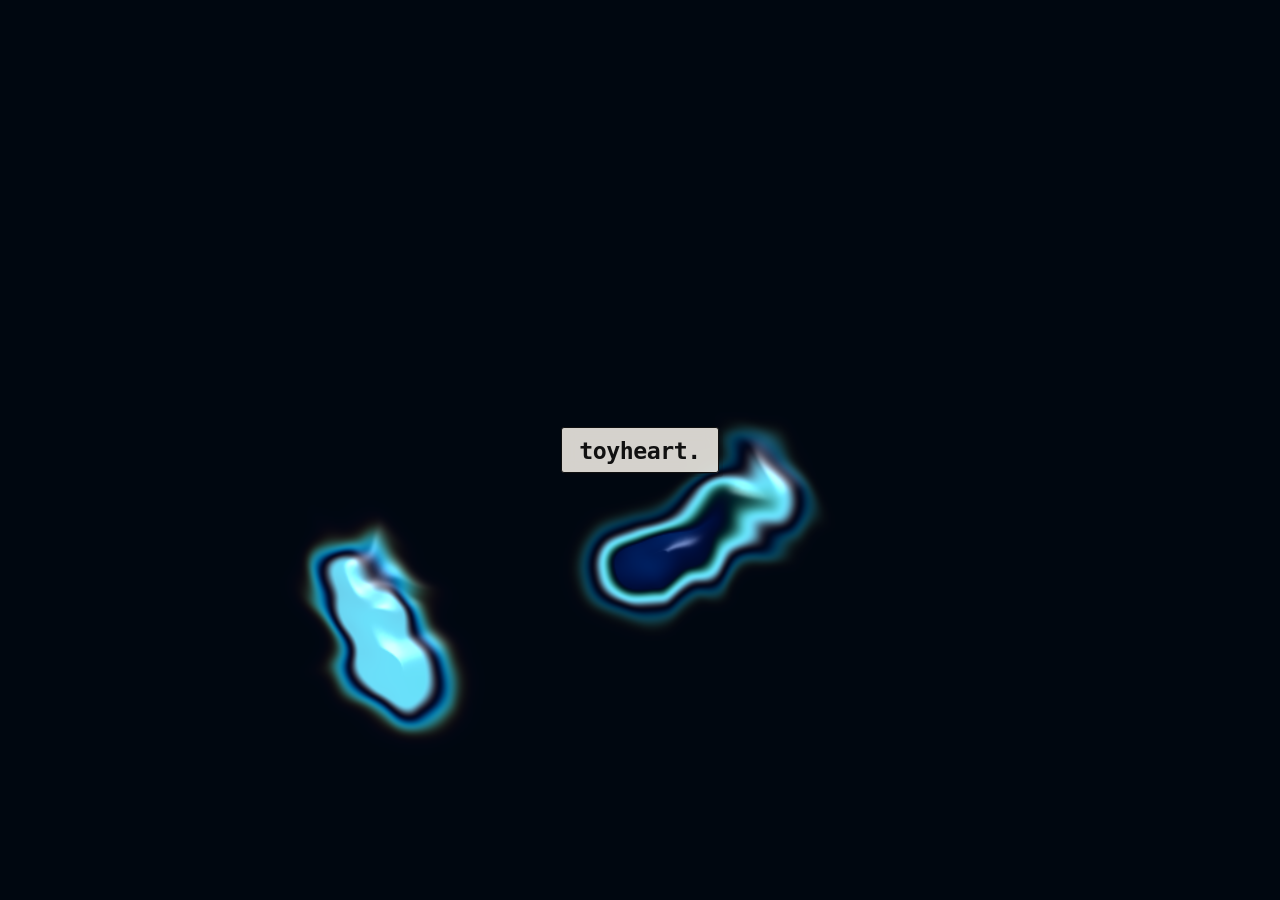
<file: index.html>
<!DOCTYPE html>
<html lang="en">
<head>
  <meta charset="UTF-8" />
  <meta name="viewport" content="width=device-width, initial-scale=1.0" />
  <title>toyheart.</title>
  <link rel="stylesheet" href="styles.css" />
</head>
<body>
  <div id="app-root" class="app-root"></div>
  <script type="module" src="src/main.js"></script>
</body>
</html>
</file>
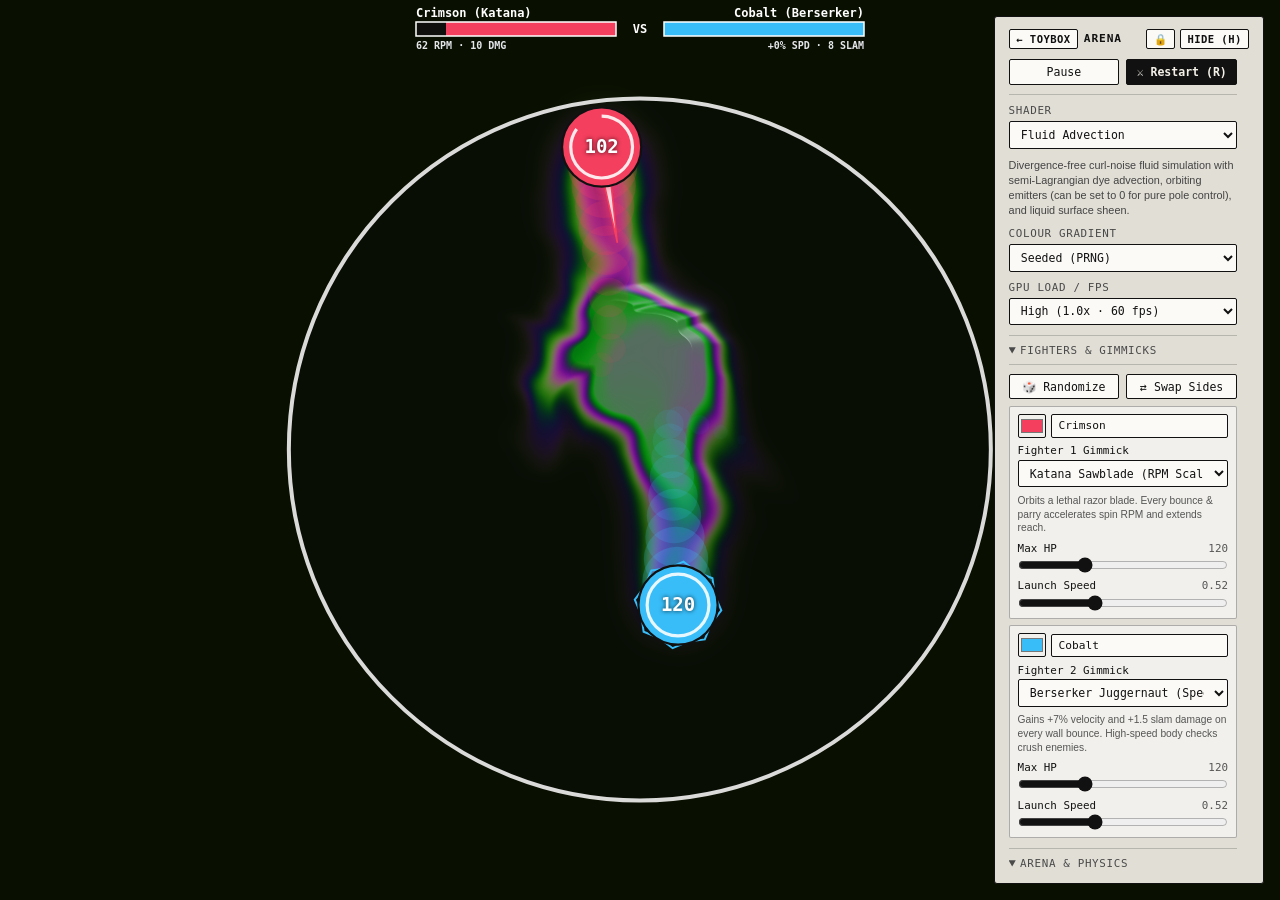
<file: arena.html>
<!DOCTYPE html>
<html lang="en">
<head>
  <meta charset="UTF-8" />
  <meta http-equiv="refresh" content="0; url=index.html#arena" />
  <title>toyheart. // arena</title>
  <script>window.location.replace('index.html#arena');</script>
</head>
<body></body>
</html>
</file>
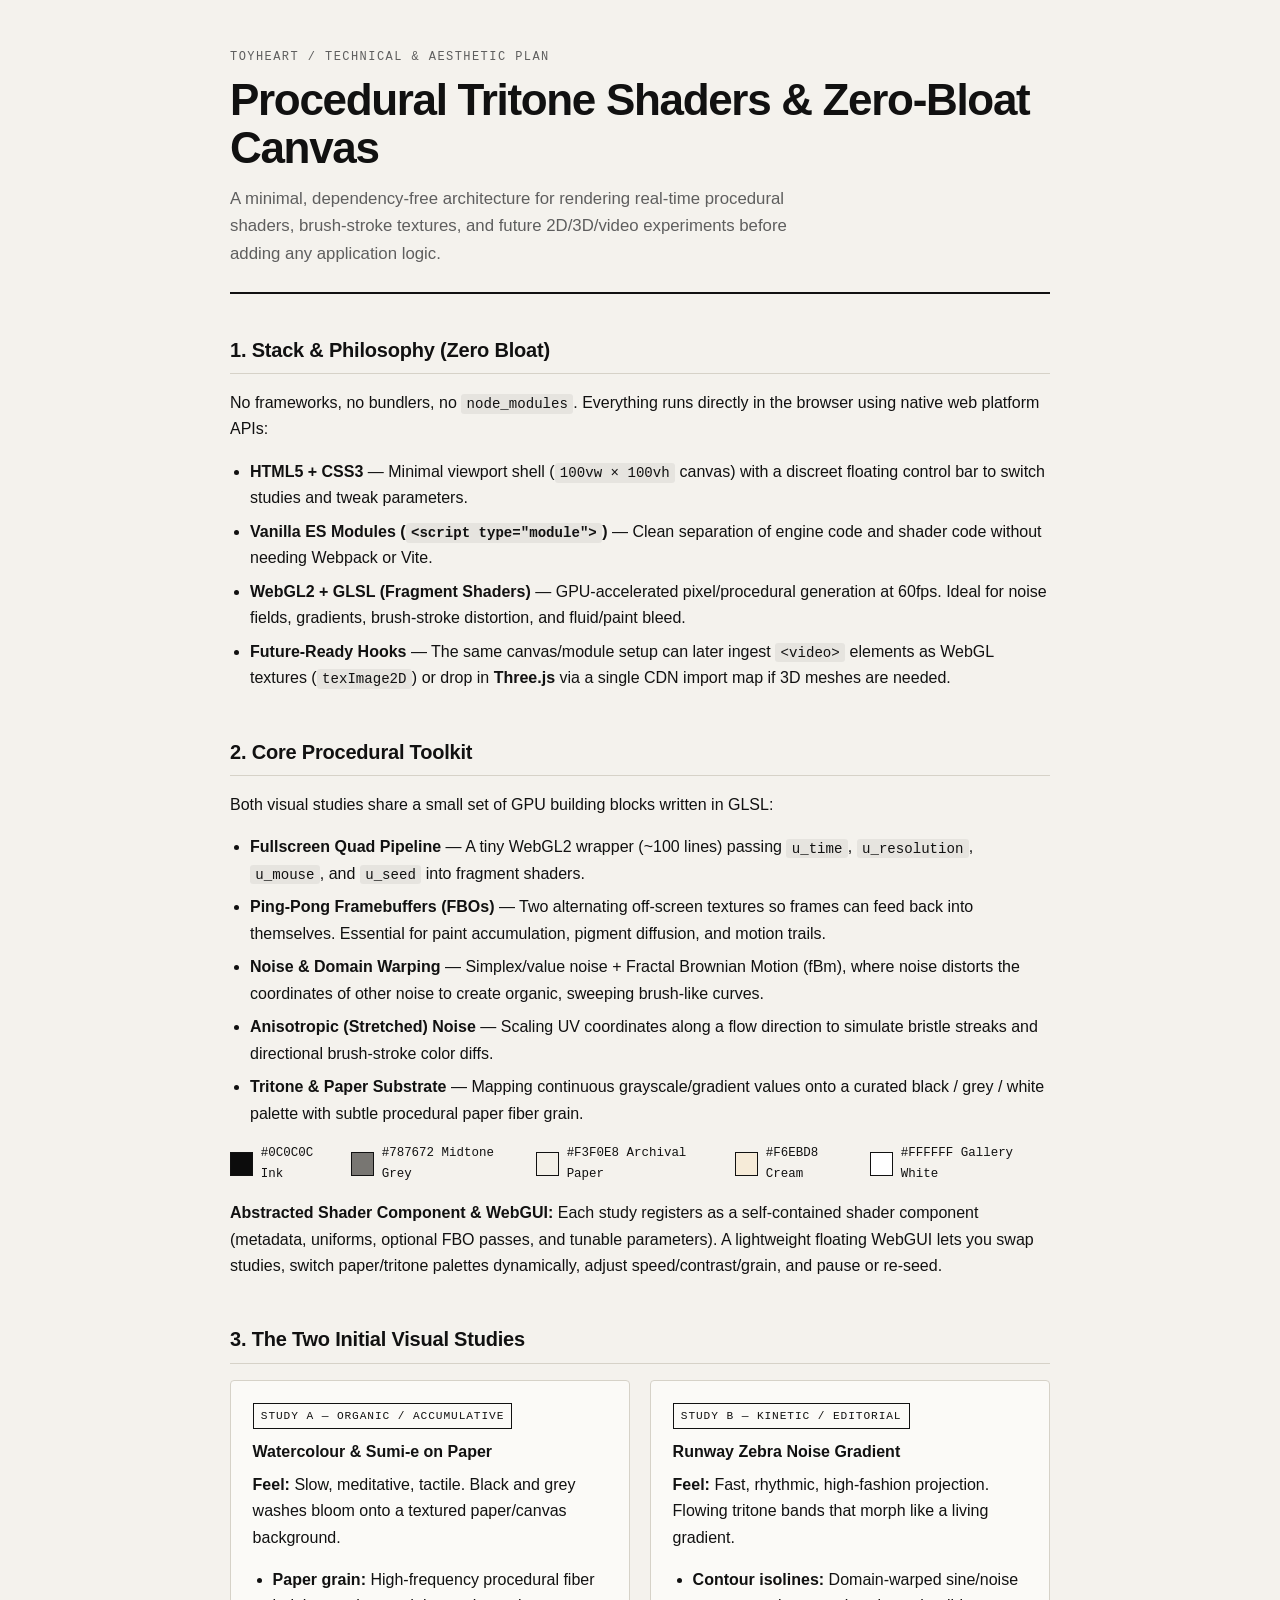
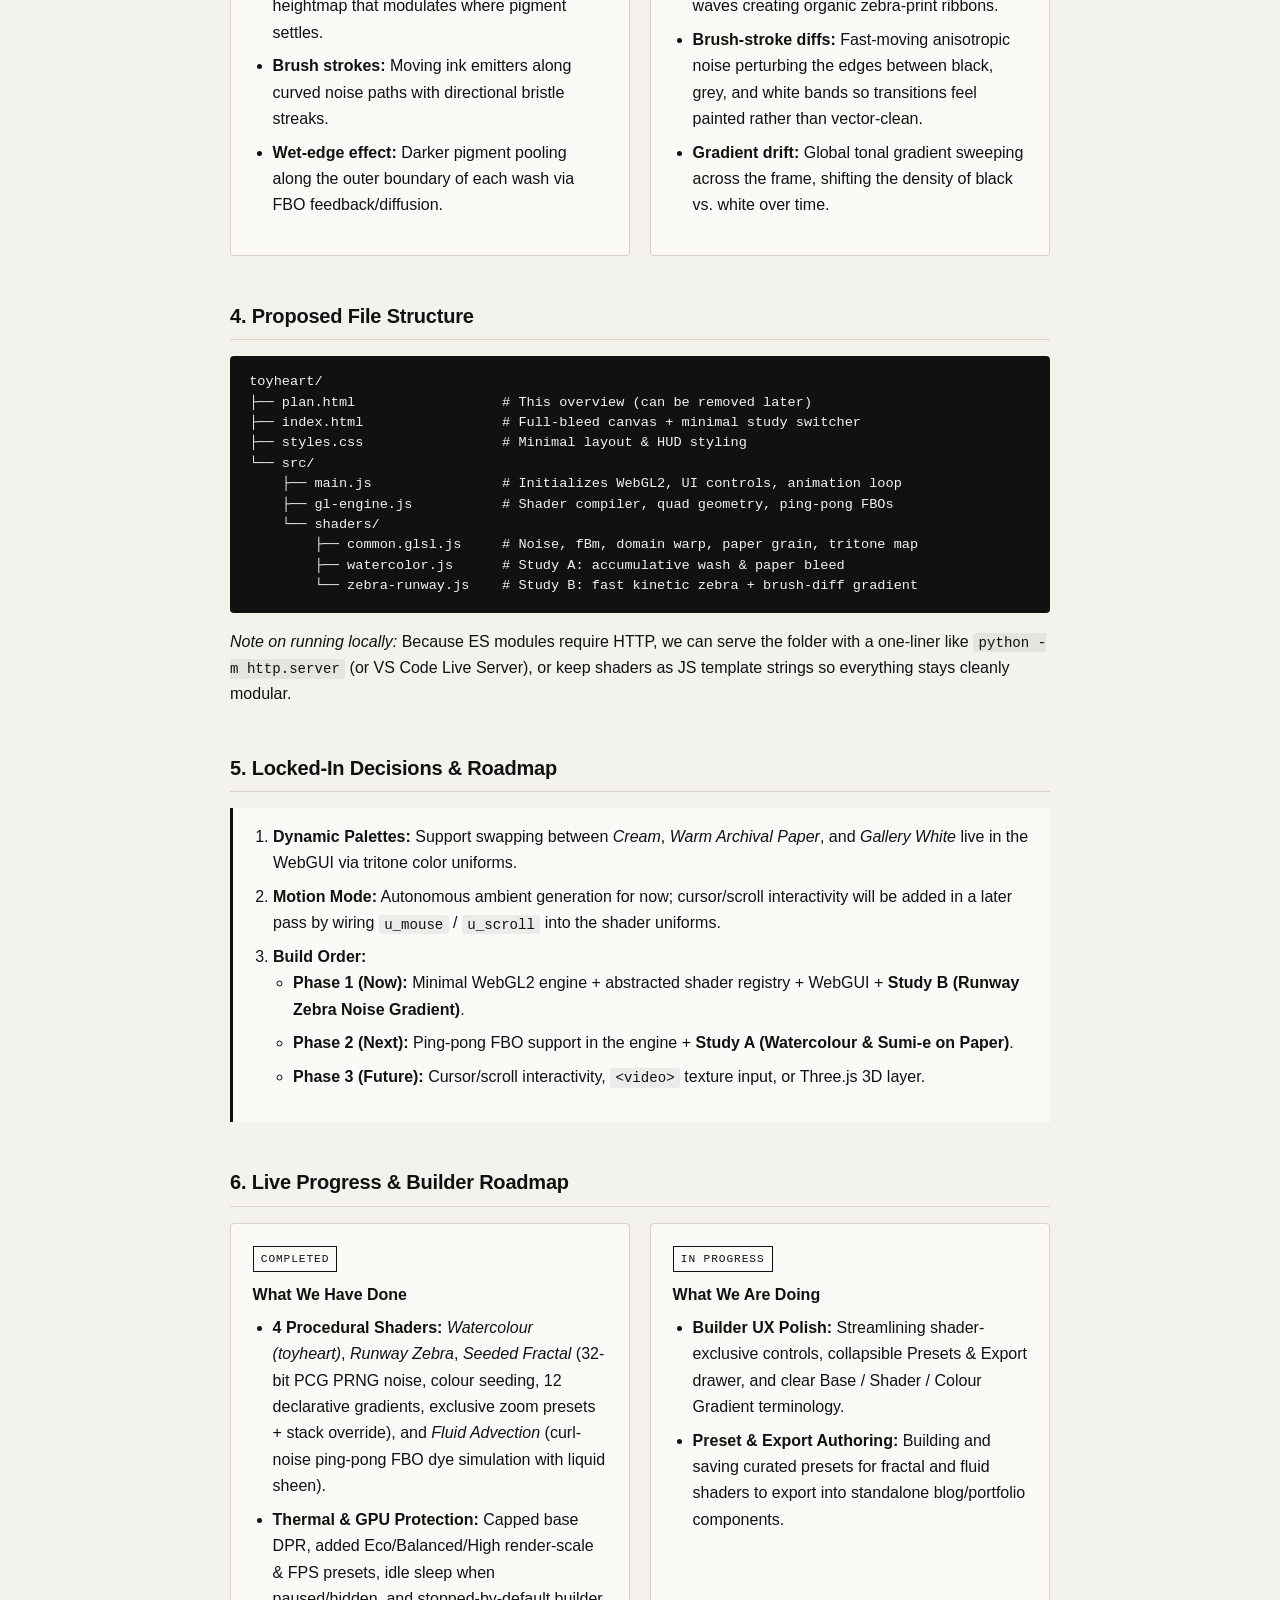
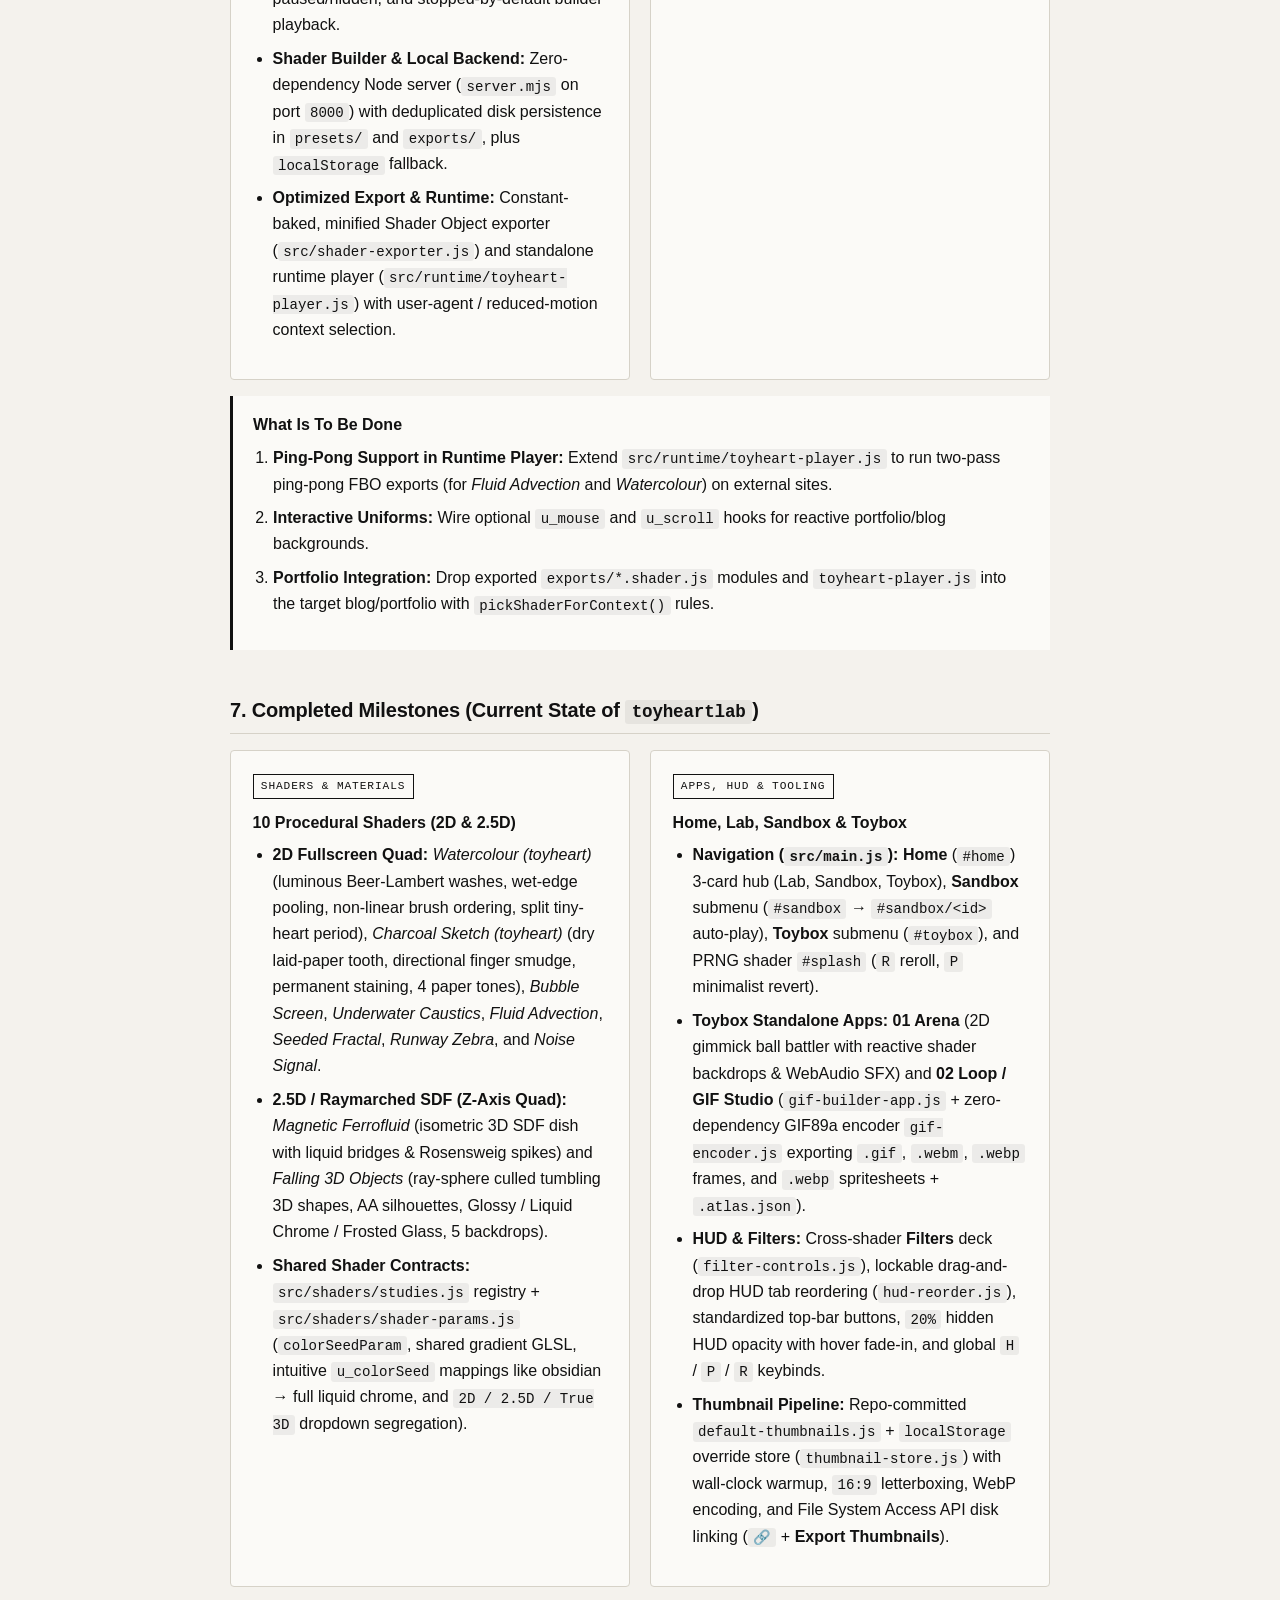
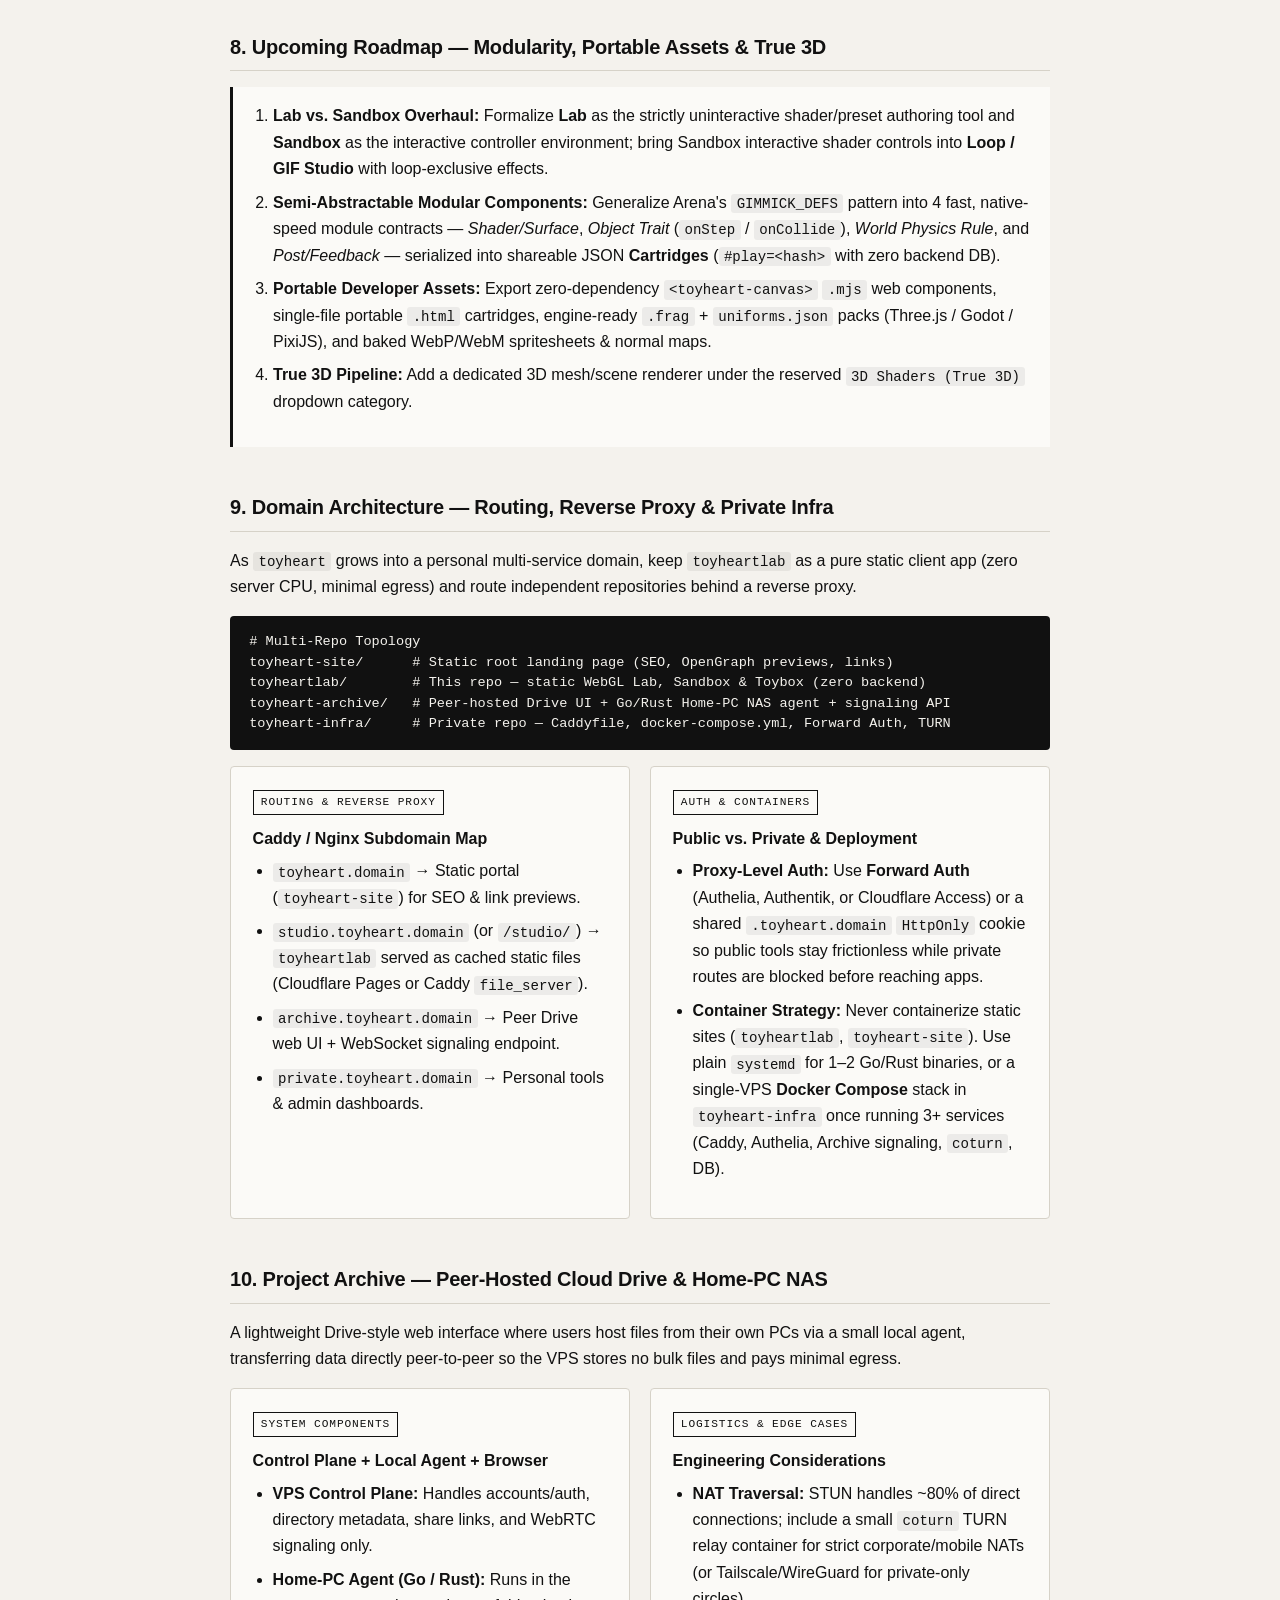
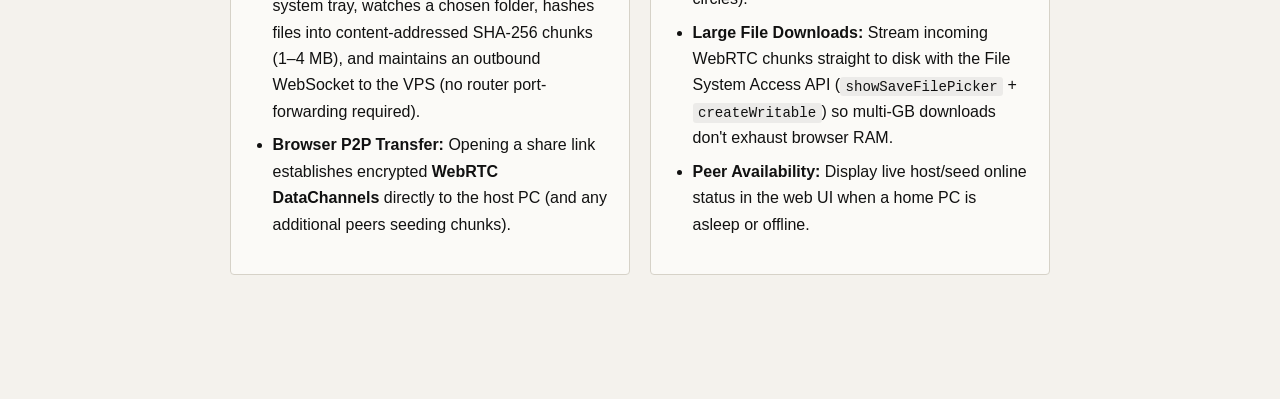
<file: plan.html>
<!DOCTYPE html>
<html lang="en">
<head>
  <meta charset="UTF-8" />
  <meta name="viewport" content="width=device-width, initial-scale=1.0" />
  <title>Toyheart — Procedural Shader &amp; Visual Study Plan</title>
  <style>
    :root {
      --bg: #f4f2ed;
      --surface: #fbfaf7;
      --ink: #111111;
      --mid: #5e5e5e;
      --line: #d6d2c8;
      --accent: #000000;
    }

    * {
      box-sizing: border-box;
    }

    body {
      margin: 0;
      padding: 3rem 1.5rem 5rem;
      background: var(--bg);
      color: var(--ink);
      font-family: "Inter", -apple-system, BlinkMacSystemFont, "Segoe UI", Roboto, sans-serif;
      line-height: 1.65;
      -webkit-font-smoothing: antialiased;
    }

    main {
      max-width: 820px;
      margin: 0 auto;
    }

    header {
      border-bottom: 2px solid var(--ink);
      padding-bottom: 1.5rem;
      margin-bottom: 2.5rem;
    }

    .eyebrow {
      font-family: ui-monospace, SFMono-Regular, Menlo, Consolas, monospace;
      font-size: 0.75rem;
      letter-spacing: 0.12em;
      text-transform: uppercase;
      color: var(--mid);
      margin-bottom: 0.5rem;
    }

    h1 {
      font-size: clamp(2rem, 4vw, 2.75rem);
      line-height: 1.1;
      margin: 0 0 0.75rem;
      font-weight: 700;
      letter-spacing: -0.03em;
    }

    .lead {
      font-size: 1.05rem;
      color: var(--mid);
      margin: 0;
      max-width: 65ch;
    }

    section {
      margin-bottom: 2.75rem;
    }

    h2 {
      font-size: 1.25rem;
      letter-spacing: -0.01em;
      margin: 0 0 1rem;
      padding-bottom: 0.4rem;
      border-bottom: 1px solid var(--line);
    }

    h3 {
      font-size: 1rem;
      margin: 0 0 0.4rem;
    }

    p {
      margin: 0 0 1rem;
    }

    ul, ol {
      margin: 0 0 1rem;
      padding-left: 1.25rem;
    }

    li {
      margin-bottom: 0.45rem;
    }

    code {
      font-family: ui-monospace, SFMono-Regular, Menlo, Consolas, monospace;
      font-size: 0.88em;
      background: rgba(0, 0, 0, 0.06);
      padding: 0.12em 0.38em;
      border-radius: 3px;
    }

    pre {
      background: var(--ink);
      color: #f4f2ed;
      padding: 1rem 1.2rem;
      border-radius: 4px;
      overflow-x: auto;
      font-family: ui-monospace, SFMono-Regular, Menlo, Consolas, monospace;
      font-size: 0.85rem;
      line-height: 1.5;
      margin: 0 0 1rem;
    }

    .grid {
      display: grid;
      grid-template-columns: repeat(auto-fit, minmax(300px, 1fr));
      gap: 1.25rem;
    }

    .card {
      background: var(--surface);
      border: 1px solid var(--line);
      padding: 1.25rem 1.35rem;
      border-radius: 4px;
    }

    .tag {
      display: inline-block;
      font-family: ui-monospace, SFMono-Regular, Menlo, Consolas, monospace;
      font-size: 0.7rem;
      text-transform: uppercase;
      letter-spacing: 0.08em;
      border: 1px solid var(--ink);
      padding: 0.15rem 0.45rem;
      margin-bottom: 0.65rem;
    }

    .swatches {
      display: flex;
      gap: 0.75rem;
      margin: 0.75rem 0 1rem;
    }

    .swatch {
      display: flex;
      align-items: center;
      gap: 0.5rem;
      font-family: ui-monospace, SFMono-Regular, Menlo, Consolas, monospace;
      font-size: 0.78rem;
    }

    .swatch-box {
      width: 24px;
      height: 24px;
      border: 1px solid var(--ink);
    }

    .questions {
      background: var(--surface);
      border-left: 3px solid var(--ink);
      padding: 1rem 1.25rem;
    }
  </style>
</head>
<body>
  <main>
    <header>
      <div class="eyebrow">Toyheart / Technical &amp; Aesthetic Plan</div>
      <h1>Procedural Tritone Shaders &amp; Zero-Bloat Canvas</h1>
      <p class="lead">
        A minimal, dependency-free architecture for rendering real-time procedural shaders,
        brush-stroke textures, and future 2D/3D/video experiments before adding any application logic.
      </p>
    </header>

    <section>
      <h2>1. Stack &amp; Philosophy (Zero Bloat)</h2>
      <p>
        No frameworks, no bundlers, no <code>node_modules</code>. Everything runs directly in the browser using native web platform APIs:
      </p>
      <ul>
        <li><strong>HTML5 + CSS3</strong> — Minimal viewport shell (<code>100vw × 100vh</code> canvas) with a discreet floating control bar to switch studies and tweak parameters.</li>
        <li><strong>Vanilla ES Modules (<code>&lt;script type="module"&gt;</code>)</strong> — Clean separation of engine code and shader code without needing Webpack or Vite.</li>
        <li><strong>WebGL2 + GLSL (Fragment Shaders)</strong> — GPU-accelerated pixel/procedural generation at 60fps. Ideal for noise fields, gradients, brush-stroke distortion, and fluid/paint bleed.</li>
        <li><strong>Future-Ready Hooks</strong> — The same canvas/module setup can later ingest <code>&lt;video&gt;</code> elements as WebGL textures (<code>texImage2D</code>) or drop in <strong>Three.js</strong> via a single CDN import map if 3D meshes are needed.</li>
      </ul>
    </section>

    <section>
      <h2>2. Core Procedural Toolkit</h2>
      <p>Both visual studies share a small set of GPU building blocks written in GLSL:</p>
      <ul>
        <li><strong>Fullscreen Quad Pipeline</strong> — A tiny WebGL2 wrapper (~100 lines) passing <code>u_time</code>, <code>u_resolution</code>, <code>u_mouse</code>, and <code>u_seed</code> into fragment shaders.</li>
        <li><strong>Ping-Pong Framebuffers (FBOs)</strong> — Two alternating off-screen textures so frames can feed back into themselves. Essential for paint accumulation, pigment diffusion, and motion trails.</li>
        <li><strong>Noise &amp; Domain Warping</strong> — Simplex/value noise + Fractal Brownian Motion (fBm), where noise distorts the coordinates of other noise to create organic, sweeping brush-like curves.</li>
        <li><strong>Anisotropic (Stretched) Noise</strong> — Scaling UV coordinates along a flow direction to simulate bristle streaks and directional brush-stroke color diffs.</li>
        <li><strong>Tritone &amp; Paper Substrate</strong> — Mapping continuous grayscale/gradient values onto a curated black / grey / white palette with subtle procedural paper fiber grain.</li>
      </ul>
      <div class="swatches">
        <div class="swatch"><span class="swatch-box" style="background:#0c0c0c"></span>#0C0C0C Ink</div>
        <div class="swatch"><span class="swatch-box" style="background:#787672"></span>#787672 Midtone Grey</div>
        <div class="swatch"><span class="swatch-box" style="background:#f3f0e8"></span>#F3F0E8 Archival Paper</div>
        <div class="swatch"><span class="swatch-box" style="background:#f6ebd8"></span>#F6EBD8 Cream</div>
        <div class="swatch"><span class="swatch-box" style="background:#ffffff"></span>#FFFFFF Gallery White</div>
      </div>
      <p>
        <strong>Abstracted Shader Component &amp; WebGUI:</strong> Each study registers as a self-contained shader component (metadata, uniforms, optional FBO passes, and tunable parameters). A lightweight floating WebGUI lets you swap studies, switch paper/tritone palettes dynamically, adjust speed/contrast/grain, and pause or re-seed.
      </p>
    </section>

    <section>
      <h2>3. The Two Initial Visual Studies</h2>
      <div class="grid">
        <article class="card">
          <span class="tag">Study A — Organic / Accumulative</span>
          <h3>Watercolour &amp; Sumi-e on Paper</h3>
          <p>
            <strong>Feel:</strong> Slow, meditative, tactile. Black and grey washes bloom onto a textured paper/canvas background.
          </p>
          <ul>
            <li><strong>Paper grain:</strong> High-frequency procedural fiber heightmap that modulates where pigment settles.</li>
            <li><strong>Brush strokes:</strong> Moving ink emitters along curved noise paths with directional bristle streaks.</li>
            <li><strong>Wet-edge effect:</strong> Darker pigment pooling along the outer boundary of each wash via FBO feedback/diffusion.</li>
          </ul>
        </article>

        <article class="card">
          <span class="tag">Study B — Kinetic / Editorial</span>
          <h3>Runway Zebra Noise Gradient</h3>
          <p>
            <strong>Feel:</strong> Fast, rhythmic, high-fashion projection. Flowing tritone bands that morph like a living gradient.
          </p>
          <ul>
            <li><strong>Contour isolines:</strong> Domain-warped sine/noise waves creating organic zebra-print ribbons.</li>
            <li><strong>Brush-stroke diffs:</strong> Fast-moving anisotropic noise perturbing the edges between black, grey, and white bands so transitions feel painted rather than vector-clean.</li>
            <li><strong>Gradient drift:</strong> Global tonal gradient sweeping across the frame, shifting the density of black vs. white over time.</li>
          </ul>
        </article>
      </div>
    </section>

    <section>
      <h2>4. Proposed File Structure</h2>
      <pre>toyheart/
├── plan.html                  # This overview (can be removed later)
├── index.html                 # Full-bleed canvas + minimal study switcher
├── styles.css                 # Minimal layout &amp; HUD styling
└── src/
    ├── main.js                # Initializes WebGL2, UI controls, animation loop
    ├── gl-engine.js           # Shader compiler, quad geometry, ping-pong FBOs
    └── shaders/
        ├── common.glsl.js     # Noise, fBm, domain warp, paper grain, tritone map
        ├── watercolor.js      # Study A: accumulative wash &amp; paper bleed
        └── zebra-runway.js    # Study B: fast kinetic zebra + brush-diff gradient</pre>
      <p>
        <em>Note on running locally:</em> Because ES modules require HTTP, we can serve the folder with a one-liner like <code>python -m http.server</code> (or VS Code Live Server), or keep shaders as JS template strings so everything stays cleanly modular.
      </p>
    </section>

    <section>
      <h2>5. Locked-In Decisions &amp; Roadmap</h2>
      <div class="questions">
        <ol>
          <li><strong>Dynamic Palettes:</strong> Support swapping between <em>Cream</em>, <em>Warm Archival Paper</em>, and <em>Gallery White</em> live in the WebGUI via tritone color uniforms.</li>
          <li><strong>Motion Mode:</strong> Autonomous ambient generation for now; cursor/scroll interactivity will be added in a later pass by wiring <code>u_mouse</code> / <code>u_scroll</code> into the shader uniforms.</li>
          <li><strong>Build Order:</strong>
            <ul>
              <li><strong>Phase 1 (Now):</strong> Minimal WebGL2 engine + abstracted shader registry + WebGUI + <strong>Study B (Runway Zebra Noise Gradient)</strong>.</li>
              <li><strong>Phase 2 (Next):</strong> Ping-pong FBO support in the engine + <strong>Study A (Watercolour &amp; Sumi-e on Paper)</strong>.</li>
              <li><strong>Phase 3 (Future):</strong> Cursor/scroll interactivity, <code>&lt;video&gt;</code> texture input, or Three.js 3D layer.</li>
            </ul>
          </li>
        </ol>
      </div>
    </section>
    <section>
      <h2>6. Live Progress &amp; Builder Roadmap</h2>
      <div class="grid">
        <article class="card">
          <span class="tag">Completed</span>
          <h3>What We Have Done</h3>
          <ul>
            <li><strong>4 Procedural Shaders:</strong> <em>Watercolour (toyheart)</em>, <em>Runway Zebra</em>, <em>Seeded Fractal</em> (32-bit PCG PRNG noise, colour seeding, 12 declarative gradients, exclusive zoom presets + stack override), and <em>Fluid Advection</em> (curl-noise ping-pong FBO dye simulation with liquid sheen).</li>
            <li><strong>Thermal &amp; GPU Protection:</strong> Capped base DPR, added Eco/Balanced/High render-scale &amp; FPS presets, idle sleep when paused/hidden, and stopped-by-default builder playback.</li>
            <li><strong>Shader Builder &amp; Local Backend:</strong> Zero-dependency Node server (<code>server.mjs</code> on port <code>8000</code>) with deduplicated disk persistence in <code>presets/</code> and <code>exports/</code>, plus <code>localStorage</code> fallback.</li>
            <li><strong>Optimized Export &amp; Runtime:</strong> Constant-baked, minified Shader Object exporter (<code>src/shader-exporter.js</code>) and standalone runtime player (<code>src/runtime/toyheart-player.js</code>) with user-agent / reduced-motion context selection.</li>
          </ul>
        </article>

        <article class="card">
          <span class="tag">In Progress</span>
          <h3>What We Are Doing</h3>
          <ul>
            <li><strong>Builder UX Polish:</strong> Streamlining shader-exclusive controls, collapsible Presets &amp; Export drawer, and clear Base / Shader / Colour Gradient terminology.</li>
            <li><strong>Preset &amp; Export Authoring:</strong> Building and saving curated presets for fractal and fluid shaders to export into standalone blog/portfolio components.</li>
          </ul>
        </article>
      </div>

      <div class="questions" style="margin-top: 1rem;">
        <h3>What Is To Be Done</h3>
        <ol>
          <li><strong>Ping-Pong Support in Runtime Player:</strong> Extend <code>src/runtime/toyheart-player.js</code> to run two-pass ping-pong FBO exports (for <em>Fluid Advection</em> and <em>Watercolour</em>) on external sites.</li>
          <li><strong>Interactive Uniforms:</strong> Wire optional <code>u_mouse</code> and <code>u_scroll</code> hooks for reactive portfolio/blog backgrounds.</li>
          <li><strong>Portfolio Integration:</strong> Drop exported <code>exports/*.shader.js</code> modules and <code>toyheart-player.js</code> into the target blog/portfolio with <code>pickShaderForContext()</code> rules.</li>
        </ol>
      </div>
    </section>

    <section>
      <h2>7. Completed Milestones (Current State of <code>toyheartlab</code>)</h2>
      <div class="grid">
        <article class="card">
          <span class="tag">Shaders &amp; Materials</span>
          <h3>10 Procedural Shaders (2D &amp; 2.5D)</h3>
          <ul>
            <li><strong>2D Fullscreen Quad:</strong> <em>Watercolour (toyheart)</em> (luminous Beer-Lambert washes, wet-edge pooling, non-linear brush ordering, split tiny-heart period), <em>Charcoal Sketch (toyheart)</em> (dry laid-paper tooth, directional finger smudge, permanent staining, 4 paper tones), <em>Bubble Screen</em>, <em>Underwater Caustics</em>, <em>Fluid Advection</em>, <em>Seeded Fractal</em>, <em>Runway Zebra</em>, and <em>Noise Signal</em>.</li>
            <li><strong>2.5D / Raymarched SDF (Z-Axis Quad):</strong> <em>Magnetic Ferrofluid</em> (isometric 3D SDF dish with liquid bridges &amp; Rosensweig spikes) and <em>Falling 3D Objects</em> (ray-sphere culled tumbling 3D shapes, AA silhouettes, Glossy / Liquid Chrome / Frosted Glass, 5 backdrops).</li>
            <li><strong>Shared Shader Contracts:</strong> <code>src/shaders/studies.js</code> registry + <code>src/shaders/shader-params.js</code> (<code>colorSeedParam</code>, shared gradient GLSL, intuitive <code>u_colorSeed</code> mappings like obsidian → full liquid chrome, and <code>2D / 2.5D / True 3D</code> dropdown segregation).</li>
          </ul>
        </article>

        <article class="card">
          <span class="tag">Apps, HUD &amp; Tooling</span>
          <h3>Home, Lab, Sandbox &amp; Toybox</h3>
          <ul>
            <li><strong>Navigation (<code>src/main.js</code>):</strong> <strong>Home</strong> (<code>#home</code>) 3-card hub (Lab, Sandbox, Toybox), <strong>Sandbox</strong> submenu (<code>#sandbox</code> → <code>#sandbox/&lt;id&gt;</code> auto-play), <strong>Toybox</strong> submenu (<code>#toybox</code>), and PRNG shader <code>#splash</code> (<code>R</code> reroll, <code>P</code> minimalist revert).</li>
            <li><strong>Toybox Standalone Apps:</strong> <strong>01 Arena</strong> (2D gimmick ball battler with reactive shader backdrops &amp; WebAudio SFX) and <strong>02 Loop / GIF Studio</strong> (<code>gif-builder-app.js</code> + zero-dependency GIF89a encoder <code>gif-encoder.js</code> exporting <code>.gif</code>, <code>.webm</code>, <code>.webp</code> frames, and <code>.webp</code> spritesheets + <code>.atlas.json</code>).</li>
            <li><strong>HUD &amp; Filters:</strong> Cross-shader <strong>Filters</strong> deck (<code>filter-controls.js</code>), lockable drag-and-drop HUD tab reordering (<code>hud-reorder.js</code>), standardized top-bar buttons, <code>20%</code> hidden HUD opacity with hover fade-in, and global <code>H</code> / <code>P</code> / <code>R</code> keybinds.</li>
            <li><strong>Thumbnail Pipeline:</strong> Repo-committed <code>default-thumbnails.js</code> + <code>localStorage</code> override store (<code>thumbnail-store.js</code>) with wall-clock warmup, <code>16:9</code> letterboxing, WebP encoding, and File System Access API disk linking (<code>🔗</code> + <strong>Export Thumbnails</strong>).</li>
          </ul>
        </article>
      </div>
    </section>

    <section>
      <h2>8. Upcoming Roadmap — Modularity, Portable Assets &amp; True 3D</h2>
      <div class="questions">
        <ol>
          <li><strong>Lab vs. Sandbox Overhaul:</strong> Formalize <strong>Lab</strong> as the strictly uninteractive shader/preset authoring tool and <strong>Sandbox</strong> as the interactive controller environment; bring Sandbox interactive shader controls into <strong>Loop / GIF Studio</strong> with loop-exclusive effects.</li>
          <li><strong>Semi-Abstractable Modular Components:</strong> Generalize Arena's <code>GIMMICK_DEFS</code> pattern into 4 fast, native-speed module contracts — <em>Shader/Surface</em>, <em>Object Trait</em> (<code>onStep</code> / <code>onCollide</code>), <em>World Physics Rule</em>, and <em>Post/Feedback</em> — serialized into shareable JSON <strong>Cartridges</strong> (<code>#play=&lt;hash&gt;</code> with zero backend DB).</li>
          <li><strong>Portable Developer Assets:</strong> Export zero-dependency <code>&lt;toyheart-canvas&gt;</code> <code>.mjs</code> web components, single-file portable <code>.html</code> cartridges, engine-ready <code>.frag</code> + <code>uniforms.json</code> packs (Three.js / Godot / PixiJS), and baked WebP/WebM spritesheets &amp; normal maps.</li>
          <li><strong>True 3D Pipeline:</strong> Add a dedicated 3D mesh/scene renderer under the reserved <code>3D Shaders (True 3D)</code> dropdown category.</li>
        </ol>
      </div>
    </section>

    <section>
      <h2>9. Domain Architecture — Routing, Reverse Proxy &amp; Private Infra</h2>
      <p>
        As <code>toyheart</code> grows into a personal multi-service domain, keep <code>toyheartlab</code> as a pure static client app (zero server CPU, minimal egress) and route independent repositories behind a reverse proxy.
      </p>

      <pre># Multi-Repo Topology
toyheart-site/      # Static root landing page (SEO, OpenGraph previews, links)
toyheartlab/        # This repo — static WebGL Lab, Sandbox &amp; Toybox (zero backend)
toyheart-archive/   # Peer-hosted Drive UI + Go/Rust Home-PC NAS agent + signaling API
toyheart-infra/     # Private repo — Caddyfile, docker-compose.yml, Forward Auth, TURN</pre>

      <div class="grid">
        <article class="card">
          <span class="tag">Routing &amp; Reverse Proxy</span>
          <h3>Caddy / Nginx Subdomain Map</h3>
          <ul>
            <li><code>toyheart.domain</code> → Static portal (<code>toyheart-site</code>) for SEO &amp; link previews.</li>
            <li><code>studio.toyheart.domain</code> (or <code>/studio/</code>) → <code>toyheartlab</code> served as cached static files (Cloudflare Pages or Caddy <code>file_server</code>).</li>
            <li><code>archive.toyheart.domain</code> → Peer Drive web UI + WebSocket signaling endpoint.</li>
            <li><code>private.toyheart.domain</code> → Personal tools &amp; admin dashboards.</li>
          </ul>
        </article>

        <article class="card">
          <span class="tag">Auth &amp; Containers</span>
          <h3>Public vs. Private &amp; Deployment</h3>
          <ul>
            <li><strong>Proxy-Level Auth:</strong> Use <strong>Forward Auth</strong> (Authelia, Authentik, or Cloudflare Access) or a shared <code>.toyheart.domain</code> <code>HttpOnly</code> cookie so public tools stay frictionless while private routes are blocked before reaching apps.</li>
            <li><strong>Container Strategy:</strong> Never containerize static sites (<code>toyheartlab</code>, <code>toyheart-site</code>). Use plain <code>systemd</code> for 1–2 Go/Rust binaries, or a single-VPS <strong>Docker Compose</strong> stack in <code>toyheart-infra</code> once running 3+ services (Caddy, Authelia, Archive signaling, <code>coturn</code>, DB).</li>
          </ul>
        </article>
      </div>
    </section>

    <section>
      <h2>10. Project Archive — Peer-Hosted Cloud Drive &amp; Home-PC NAS</h2>
      <p>
        A lightweight Drive-style web interface where users host files from their own PCs via a small local agent, transferring data directly peer-to-peer so the VPS stores no bulk files and pays minimal egress.
      </p>
      <div class="grid">
        <article class="card">
          <span class="tag">System Components</span>
          <h3>Control Plane + Local Agent + Browser</h3>
          <ul>
            <li><strong>VPS Control Plane:</strong> Handles accounts/auth, directory metadata, share links, and WebRTC signaling only.</li>
            <li><strong>Home-PC Agent (Go / Rust):</strong> Runs in the system tray, watches a chosen folder, hashes files into content-addressed SHA-256 chunks (1–4 MB), and maintains an outbound WebSocket to the VPS (no router port-forwarding required).</li>
            <li><strong>Browser P2P Transfer:</strong> Opening a share link establishes encrypted <strong>WebRTC DataChannels</strong> directly to the host PC (and any additional peers seeding chunks).</li>
          </ul>
        </article>

        <article class="card">
          <span class="tag">Logistics &amp; Edge Cases</span>
          <h3>Engineering Considerations</h3>
          <ul>
            <li><strong>NAT Traversal:</strong> STUN handles ~80% of direct connections; include a small <code>coturn</code> TURN relay container for strict corporate/mobile NATs (or Tailscale/WireGuard for private-only circles).</li>
            <li><strong>Large File Downloads:</strong> Stream incoming WebRTC chunks straight to disk with the File System Access API (<code>showSaveFilePicker</code> + <code>createWritable</code>) so multi-GB downloads don't exhaust browser RAM.</li>
            <li><strong>Peer Availability:</strong> Display live host/seed online status in the web UI when a home PC is asleep or offline.</li>
          </ul>
        </article>
      </div>
    </section>
  </main>
</body>
</html>
</file>
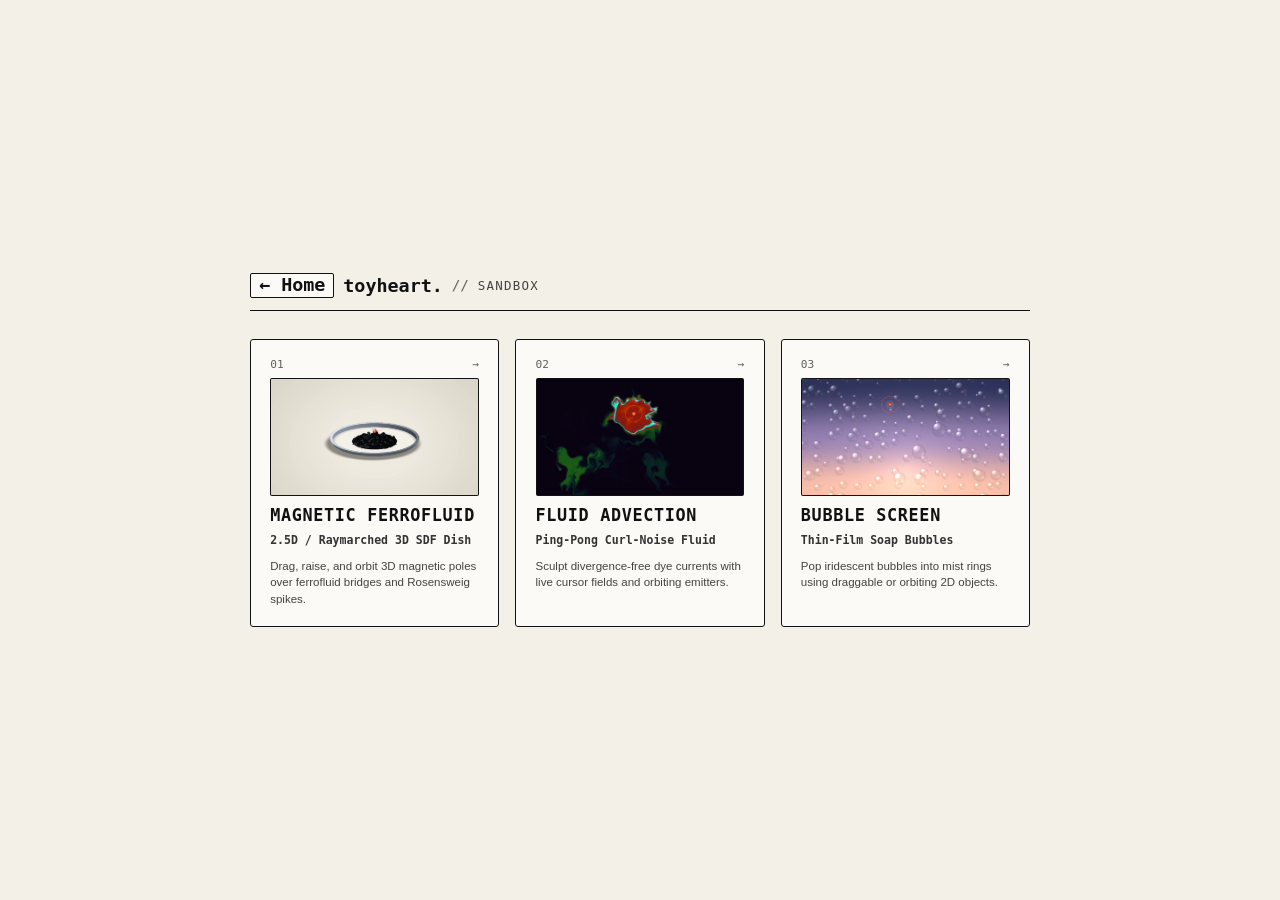
<file: sandbox.html>
<!DOCTYPE html>
<html lang="en">
<head>
  <meta charset="UTF-8" />
  <meta http-equiv="refresh" content="0; url=index.html#sandbox" />
  <title>toyheart. // sandbox</title>
  <script>window.location.replace('index.html#sandbox');</script>
</head>
<body></body>
</html>
</file>
<file: styles.css>
*,
*::before,
*::after {
  box-sizing: border-box;
}

html,
body,
.app-root {
  margin: 0;
  padding: 0;
  width: 100%;
  height: 100%;
  overflow: hidden;
  background: #f3f0e8;
  color: #111111;
  font-family: ui-monospace, SFMono-Regular, Menlo, Consolas, monospace;
}

/* Home Screen ("toyheart." centered over live random shader) */
.home-screen {
  position: relative;
  width: 100vw;
  height: 100vh;
  display: flex;
  align-items: center;
  justify-content: center;
  background: #f3f0e8;
  overflow: hidden;
}

.home-bg-canvas {
  position: absolute;
  inset: 0;
  width: 100%;
  height: 100%;
  display: block;
  z-index: 0;
}

.home-wordmark {
  position: relative;
  z-index: 2;
  font-size: 1.45rem;
  font-weight: 700;
  letter-spacing: -0.02em;
  color: #111111;
  background: rgba(243, 240, 232, 0.88);
  backdrop-filter: blur(8px);
  -webkit-backdrop-filter: blur(8px);
  text-decoration: none;
  padding: 0.55rem 1.05rem;
  border: 1px solid #111111;
  border-radius: 3px;
  box-shadow: 4px 4px 0 rgba(17, 17, 17, 0.16);
  transition: transform 0.15s ease, background 0.15s ease, color 0.15s ease, box-shadow 0.15s ease;
}

.home-wordmark:hover {
  background: #111111;
  color: #f3f0e8;
  transform: translateY(-2px);
  box-shadow: 6px 6px 0 rgba(17, 17, 17, 0.24);
}

/* Toybox Menu Screen */
.toybox-screen {
  width: 100vw;
  height: 100vh;
  display: flex;
  align-items: center;
  justify-content: center;
  background: #f3f0e8;
  padding: 2rem;
  overflow-y: auto;
}

.toybox-shell {
  width: 100%;
  max-width: 780px;
  display: flex;
  flex-direction: column;
  gap: 1.75rem;
}

.toybox-header {
  display: flex;
  align-items: center;
  justify-content: space-between;
  gap: 0.75rem;
  border-bottom: 1px solid #111111;
  padding-bottom: 0.75rem;
}

.toybox-header-left {
  display: flex;
  align-items: center;
  gap: 0.55rem;
}

.toybox-header .hud-back {
  font-size: 1.15rem;
  line-height: 1;
  padding: 0.14rem 0.5rem;
  text-transform: none;
  letter-spacing: normal;
}

.toybox-header-actions {
  display: flex;
  align-items: center;
  gap: 0.35rem;
}

.toybox-link-thumbs,
.toybox-export-thumbs {
  background: rgba(251, 250, 247, 0.5);
  border: 1px solid rgba(17, 17, 17, 0.4);
  color: #111111;
  opacity: 0.5;
  transition: opacity 0.16s ease, background 0.16s ease, border-color 0.16s ease;
}

.toybox-link-thumbs {
  font-size: 0.72rem;
  line-height: 1;
  padding: 0.18rem 0.38rem;
}

.toybox-link-thumbs:hover {
  background: #b8d8f6;
  border-color: #7aaad9;
  color: #111111;
  opacity: 1;
}

.toybox-export-thumbs {
  font-size: 0.64rem;
  font-weight: 700;
  text-transform: uppercase;
  letter-spacing: 0.05em;
  padding: 0.18rem 0.48rem;
}

.toybox-export-thumbs:hover {
  background: #f6b8b8;
  border-color: #d97a7a;
  color: #111111;
  opacity: 1;
}

.toybox-card-thumb {
  width: 100%;
  aspect-ratio: 16 / 9;
  max-height: 320px;
  overflow: hidden;
  border: 1px solid rgba(17, 17, 17, 0.25);
  border-radius: 2px;
  background: #141418;
}

.toybox-card-thumb img {
  width: 100%;
  height: 100%;
  object-fit: cover;
  display: block;
}

.toybox-brand {
  font-size: 1.15rem;
  font-weight: 700;
  color: #111111;
  text-decoration: none;
}

.toybox-brand:hover {
  text-decoration: underline;
}

.toybox-slash {
  color: #666666;
  font-size: 0.9rem;
}

.toybox-section-label {
  font-size: 0.78rem;
  text-transform: uppercase;
  letter-spacing: 0.1em;
  color: #444444;
}

.toybox-grid {
  display: grid;
  grid-template-columns: repeat(auto-fit, minmax(220px, 1fr));
  gap: 1rem;
}

.toybox-card {
  display: flex;
  flex-direction: column;
  gap: 0.45rem;
  background: #fbfaf7;
  color: #111111;
  border: 1px solid #111111;
  border-radius: 3px;
  padding: 1.15rem 1.2rem;
  text-decoration: none;
  transition: transform 0.14s ease, box-shadow 0.14s ease, background 0.14s ease;
}

.toybox-card:hover {
  background: #111111;
  color: #f3f0e8;
  transform: translateY(-2px);
  box-shadow: 4px 4px 0 rgba(17, 17, 17, 0.22);
}

.toybox-card-top {
  display: flex;
  justify-content: space-between;
  align-items: center;
  font-size: 0.7rem;
  opacity: 0.65;
}

.toybox-card-title {
  margin: 0.15rem 0 0;
  font-size: 1.05rem;
  font-weight: 700;
  letter-spacing: 0.04em;
  text-transform: uppercase;
}

.toybox-card-sub {
  font-size: 0.72rem;
  font-weight: 700;
  opacity: 0.85;
}

.toybox-card-desc {
  margin: 0.25rem 0 0;
  font-size: 0.72rem;
  line-height: 1.45;
  opacity: 0.78;
  font-family: -apple-system, BlinkMacSystemFont, "Segoe UI", sans-serif;
}

.tool-loading {
  width: 100vw;
  height: 100vh;
  display: flex;
  align-items: center;
  justify-content: center;
  font-size: 0.8rem;
  letter-spacing: 0.06em;
  text-transform: uppercase;
}

.hud-back,
.hud-bar-actions button {
  display: inline-flex;
  align-items: center;
  justify-content: center;
  white-space: nowrap;
  flex-shrink: 0;
  text-decoration: none;
  font-size: 0.66rem;
  font-weight: 700;
  line-height: 1.2;
  text-transform: uppercase;
  letter-spacing: 0.04em;
  color: #111111;
  background: #fbfaf7;
  border: 1px solid #111111;
  border-radius: 2px;
  padding: 0.16rem 0.42rem;
}

.hud-back:hover,
.hud-bar-actions button:hover {
  background: #111111;
  color: #f3f0e8;
}

#gl-canvas {
  display: block;
  width: 100vw;
  height: 100vh;
}

.stage-stack {
  position: relative;
  width: 100vw;
  height: 100vh;
  overflow: hidden;
}

.gif-stage-wrap {
  width: 100vw;
  height: 100vh;
  display: flex;
  align-items: center;
  justify-content: center;
  background: #141418;
  padding: 2rem;
}

.gif-frame-box {
  position: relative;
  width: 100%;
  height: 100%;
  box-shadow: 0 18px 50px rgba(0, 0, 0, 0.55);
  border: 1px solid rgba(255, 255, 255, 0.16);
  background: #000000;
}

.gif-frame-box #gl-canvas {
  width: 100%;
  height: 100%;
  display: block;
}

.gif-overlay-canvas {
  position: absolute;
  inset: 0;
  width: 100%;
  height: 100%;
  pointer-events: none;
}

.stage-stack #gl-canvas,
.stage-stack #sim-canvas {
  position: absolute;
  inset: 0;
  width: 100%;
  height: 100%;
  display: block;
}

#sim-canvas {
  z-index: 2;
  touch-action: none;
}

.hud {
  position: fixed;
  top: 1rem;
  right: 1rem;
  width: 270px;
  max-height: calc(100vh - 2rem);
  display: flex;
  flex-direction: column;
  background: rgba(243, 240, 232, 0.92);
  color: #111111;
  border: 1px solid #111111;
  border-radius: 3px;
  padding: 0.75rem 0.85rem;
  font-size: 0.74rem;
  backdrop-filter: blur(6px);
  z-index: 10;
}

.hud.collapsed {
  width: auto;
  padding: 0.4rem 0.6rem;
  opacity: 0.2;
  transition: opacity 0.18s ease;
}

.hud.collapsed:hover,
.hud.collapsed:focus-within {
  opacity: 1;
}

.hud.collapsed .hud-bar-actions button:hover {
  background: #fbfaf7;
  color: #111111;
}

.hud.collapsed .hud-body {
  display: none;
}

.hud-bar {
  display: flex;
  justify-content: space-between;
  align-items: center;
  gap: 0.5rem;
  flex-shrink: 0;
}

.hud-title,
.hud-brand {
  font-weight: 700;
  letter-spacing: 0.08em;
  text-transform: uppercase;
  font-size: 0.7rem;
  white-space: nowrap;
}

.hud-nav {
  display: flex;
  align-items: center;
  gap: 0.35rem;
}

.hud-tab {
  text-decoration: none;
  font-size: 0.66rem;
  font-weight: 700;
  text-transform: uppercase;
  letter-spacing: 0.05em;
  color: #444444;
  padding: 0.16rem 0.38rem;
  border: 1px solid transparent;
  border-radius: 2px;
}

.hud-tab:hover {
  border-color: #111111;
  color: #111111;
}

.hud-tab.active {
  background: #111111;
  color: #f3f0e8;
  border-color: #111111;
}

.hud.collapsed .hud-title,
.hud.collapsed .hud-nav {
  display: none;
}

.hud-body {
  margin-top: 0.65rem;
  display: flex;
  flex-direction: column;
  gap: 0.6rem;
  overflow-y: auto;
  min-height: 0;
  margin-right: -0.55rem;
  padding-right: 0.7rem;
  scrollbar-gutter: stable;
  scrollbar-width: thin;
  scrollbar-color: rgba(17, 17, 17, 0.35) transparent;
}

.hud-transport {
  border-top: none !important;
  padding-top: 0 !important;
}

.hud-shared-block {
  display: flex;
  flex-direction: column;
  gap: 0.55rem;
  border-top: 1px solid rgba(17, 17, 17, 0.2);
  padding-top: 0.55rem;
}

.hud-body::-webkit-scrollbar {
  width: 6px;
}

.hud-body::-webkit-scrollbar-track {
  background: transparent;
}

.hud-body::-webkit-scrollbar-thumb {
  background: rgba(17, 17, 17, 0.35);
  border-radius: 999px;
}

.control-group {
  display: flex;
  flex-direction: column;
  gap: 0.25rem;
}

.control-group label {
  font-size: 0.68rem;
  text-transform: uppercase;
  letter-spacing: 0.06em;
  color: #4a4a4a;
}

select,
button {
  font-family: inherit;
  font-size: 0.72rem;
  background: #fbfaf7;
  color: #111111;
  border: 1px solid #111111;
  border-radius: 2px;
  padding: 0.3rem 0.45rem;
  cursor: pointer;
}

button:hover {
  background: #111111;
  color: #f3f0e8;
}

.study-desc {
  margin: 0;
  font-size: 0.68rem;
  line-height: 1.4;
  color: #444444;
  font-family: -apple-system, BlinkMacSystemFont, "Segoe UI", sans-serif;
}

.params-container {
  display: flex;
  flex-direction: column;
  gap: 0.45rem;
  border-top: 1px solid rgba(17, 17, 17, 0.2);
  padding-top: 0.55rem;
}

.param-row {
  display: flex;
  flex-direction: column;
  gap: 0.15rem;
}

.param-header {
  display: flex;
  justify-content: space-between;
  font-size: 0.68rem;
}

.param-val {
  color: #555555;
}

input[type="range"] {
  width: 100%;
  accent-color: #111111;
  margin: 0;
  cursor: pointer;
}

.param-toggle-row {
  flex-direction: row;
  justify-content: space-between;
  align-items: center;
  font-size: 0.68rem;
  cursor: pointer;
  padding: 0.15rem 0;
}

.param-toggle {
  appearance: none;
  -webkit-appearance: none;
  width: 30px;
  height: 16px;
  border: 1px solid #111111;
  border-radius: 999px;
  background: #fbfaf7;
  position: relative;
  cursor: pointer;
  margin: 0;
  transition: background 0.15s ease;
}

.param-toggle::after {
  content: '';
  position: absolute;
  top: 2px;
  left: 2px;
  width: 10px;
  height: 10px;
  border-radius: 50%;
  background: #111111;
  transition: transform 0.15s ease, background 0.15s ease;
}

.param-toggle:checked {
  background: #111111;
}

.param-toggle:checked::after {
  transform: translateX(14px);
  background: #f3f0e8;
}

.actions {
  display: grid;
  grid-template-columns: 1fr 1fr;
  gap: 0.45rem;
  border-top: 1px solid rgba(17, 17, 17, 0.2);
  padding-top: 0.55rem;
}

.pigment-container {
  display: flex;
  flex-direction: column;
  gap: 0.35rem;
  border-top: 1px solid rgba(17, 17, 17, 0.2);
  padding-top: 0.5rem;
}

.pigment-title {
  font-size: 0.66rem;
  text-transform: uppercase;
  letter-spacing: 0.06em;
  color: #4a4a4a;
}

.pigment-grid {
  display: flex;
  flex-wrap: wrap;
  gap: 0.4rem;
}

.pigment-item {
  display: flex;
  align-items: center;
  gap: 0.22rem;
  font-size: 0.66rem;
  cursor: pointer;
}

.pigment-item input[type="color"] {
  width: 24px;
  height: 20px;
  padding: 0;
  border: 1px solid #111111;
  border-radius: 2px;
  background: transparent;
  cursor: pointer;
}

.builder-section {
  display: flex;
  flex-direction: column;
  gap: 0.4rem;
  border-top: 1px solid rgba(17, 17, 17, 0.2);
  padding-top: 0.55rem;
}

.builder-title {
  font-size: 0.66rem;
  text-transform: uppercase;
  letter-spacing: 0.06em;
  color: #4a4a4a;
}

.builder-row {
  display: flex;
  gap: 0.35rem;
  align-items: center;
}

.builder-row input[type="text"],
.builder-row select {
  flex: 1;
  min-width: 0;
  font-family: inherit;
  font-size: 0.7rem;
  background: #fbfaf7;
  color: #111111;
  border: 1px solid #111111;
  border-radius: 2px;
  padding: 0.28rem 0.4rem;
}

.builder-status {
  font-size: 0.66rem;
  color: #3a3a3a;
  min-height: 0.9rem;
}

.builder-details {
  border-top: 1px solid rgba(17, 17, 17, 0.2);
  padding-top: 0.5rem;
}

.builder-details summary {
  font-size: 0.68rem;
  text-transform: uppercase;
  letter-spacing: 0.06em;
  color: #4a4a4a;
  cursor: pointer;
  user-select: none;
}

.builder-details[open] summary {
  margin-bottom: 0.45rem;
}

.param-group-details {
  border-top: 1px dashed rgba(17, 17, 17, 0.18);
  padding-top: 0.4rem;
}

.param-group-details:first-child {
  border-top: none;
  padding-top: 0;
}

.param-group-details summary {
  font-size: 0.65rem;
  font-weight: 700;
  text-transform: uppercase;
  letter-spacing: 0.06em;
  color: #3a3a3a;
  cursor: pointer;
  user-select: none;
  margin-bottom: 0.35rem;
}

.param-group-body {
  display: flex;
  flex-direction: column;
  gap: 0.45rem;
}

.selected-obj-panel {
  display: flex;
  flex-direction: column;
  gap: 0.4rem;
  background: rgba(255, 255, 255, 0.55);
  border: 1px solid rgba(17, 17, 17, 0.3);
  border-radius: 2px;
  padding: 0.45rem 0.5rem;
}

.builder-header-row {
  display: flex;
  justify-content: space-between;
  align-items: center;
}

.btn-small {
  font-size: 0.64rem;
  padding: 0.15rem 0.35rem;
}

.btn-primary {
  background: #111111;
  color: #f3f0e8;
  font-weight: 700;
}

.btn-primary:hover {
  background: #2b2b2b;
}

.fighter-swatch {
  width: 28px;
  height: 24px;
  padding: 0;
  border: 1px solid #111111;
  border-radius: 2px;
  background: transparent;
  cursor: pointer;
  flex-shrink: 0;
}

.sandbox-hint {
  font-size: 0.64rem;
  line-height: 1.35;
  color: #555555;
  font-family: -apple-system, BlinkMacSystemFont, "Segoe UI", sans-serif;
}

/* Traditional Apple / iOS Slim Pill Progress Bar (Warm Archival Paper + Black Bar) */
.apple-loader-overlay {
  position: fixed;
  inset: 0;
  z-index: 30;
  display: flex;
  align-items: center;
  justify-content: center;
  background: rgba(243, 240, 232, 0.86);
  backdrop-filter: blur(8px);
  -webkit-backdrop-filter: blur(8px);
  opacity: 1;
  transition: opacity 0.22s ease;
  pointer-events: none;
}

.apple-loader-overlay.fade-out {
  opacity: 0;
}

.apple-loader-card {
  width: 210px;
  display: flex;
  flex-direction: column;
  align-items: center;
  gap: 0.75rem;
}

.apple-loader-brand {
  font-size: 1.05rem;
  font-weight: 700;
  letter-spacing: -0.02em;
  color: #111111;
}

.apple-loader-track {
  width: 100%;
  height: 4px;
  border-radius: 999px;
  background: rgba(17, 17, 17, 0.14);
  overflow: hidden;
  position: relative;
}

.apple-loader-fill {
  height: 100%;
  width: 12%;
  border-radius: 999px;
  background: #111111;
  transition: width 0.22s cubic-bezier(0.22, 1, 0.36, 1);
  position: relative;
  overflow: hidden;
}

.apple-loader-fill::after {
  content: '';
  position: absolute;
  inset: 0;
  background: linear-gradient(90deg, transparent, rgba(255, 255, 255, 0.38), transparent);
  transform: translateX(-100%);
  animation: apple-sheen 1.1s infinite ease-in-out;
}

@keyframes apple-sheen {
  100% {
    transform: translateX(100%);
  }
}

.apple-loader-label {
  font-size: 0.66rem;
  letter-spacing: 0.04em;
  color: #4a4a4a;
  font-family: -apple-system, BlinkMacSystemFont, "Segoe UI", sans-serif;
}

/* Deferred Lab Session Thumbnail Preview */
.session-preview {
  position: fixed;
  inset: 0;
  z-index: 4;
  display: flex;
  align-items: center;
  justify-content: center;
  background: radial-gradient(circle at 45% 45%, #e9e5dc 0%, #dcd7cc 100%);
  padding-right: 270px;
}

@media (max-width: 720px) {
  .session-preview {
    padding-right: 0;
  }
}

.session-preview-card {
  width: 300px;
  display: flex;
  flex-direction: column;
  gap: 0.75rem;
  background: #fbfaf7;
  border: 1px solid #111111;
  border-radius: 3px;
  padding: 0.85rem;
  box-shadow: 6px 6px 0 rgba(17, 17, 17, 0.14);
}

.session-thumb-wrap {
  width: 100%;
  aspect-ratio: 16 / 10;
  background: #14161a;
  border: 1px solid #111111;
  border-radius: 2px;
  overflow: hidden;
  display: flex;
  align-items: center;
  justify-content: center;
}

.session-thumb-img {
  width: 100%;
  height: 100%;
  object-fit: cover;
  display: block;
}

.session-thumb-empty {
  font-size: 0.66rem;
  text-transform: uppercase;
  letter-spacing: 0.08em;
  color: rgba(243, 240, 232, 0.55);
}

.session-preview-meta {
  display: flex;
  flex-direction: column;
  gap: 0.2rem;
}

.session-preview-title {
  font-size: 0.85rem;
  font-weight: 700;
  color: #111111;
}

.session-preview-sub {
  font-size: 0.66rem;
  color: #555555;
  font-family: -apple-system, BlinkMacSystemFont, "Segoe UI", sans-serif;
}

.session-play-btn {
  width: 100%;
  padding: 0.45rem 0.6rem;
}

.path-overlay-canvas {
  position: fixed;
  inset: 0;
  width: 100vw;
  height: 100vh;
  z-index: 3;
  cursor: crosshair;
  touch-action: none;
}

.kf-markers {
  position: relative;
  height: 10px;
  margin-top: 2px;
}

.kf-diamond {
  position: absolute;
  top: 1px;
  width: 7px;
  height: 7px;
  background: #111111;
  border: 1px solid #fbfaf7;
  transform: translateX(-50%) rotate(45deg);
  pointer-events: none;
}

.hud-bar-actions {
  display: flex;
  align-items: center;
  gap: 0.3rem;
  flex-shrink: 0;
}

.hud-lock-btn {
  padding: 0.16rem 0.36rem;
}

.hud.collapsed .hud-lock-btn {
  display: none;
}

.hud.hud-reordering .hud-deck-item {
  border: 1px dashed rgba(17, 17, 17, 0.45);
  border-radius: 2px;
  padding: 0.35rem 0.4rem;
  cursor: grab;
  background: rgba(255, 255, 255, 0.42);
}

.hud.hud-reordering .hud-deck-item:active,
.hud-deck-item.hud-dragging {
  cursor: grabbing;
  opacity: 0.55;
  border-style: solid;
}

[hidden] {
  display: none !important;
}
</file>
